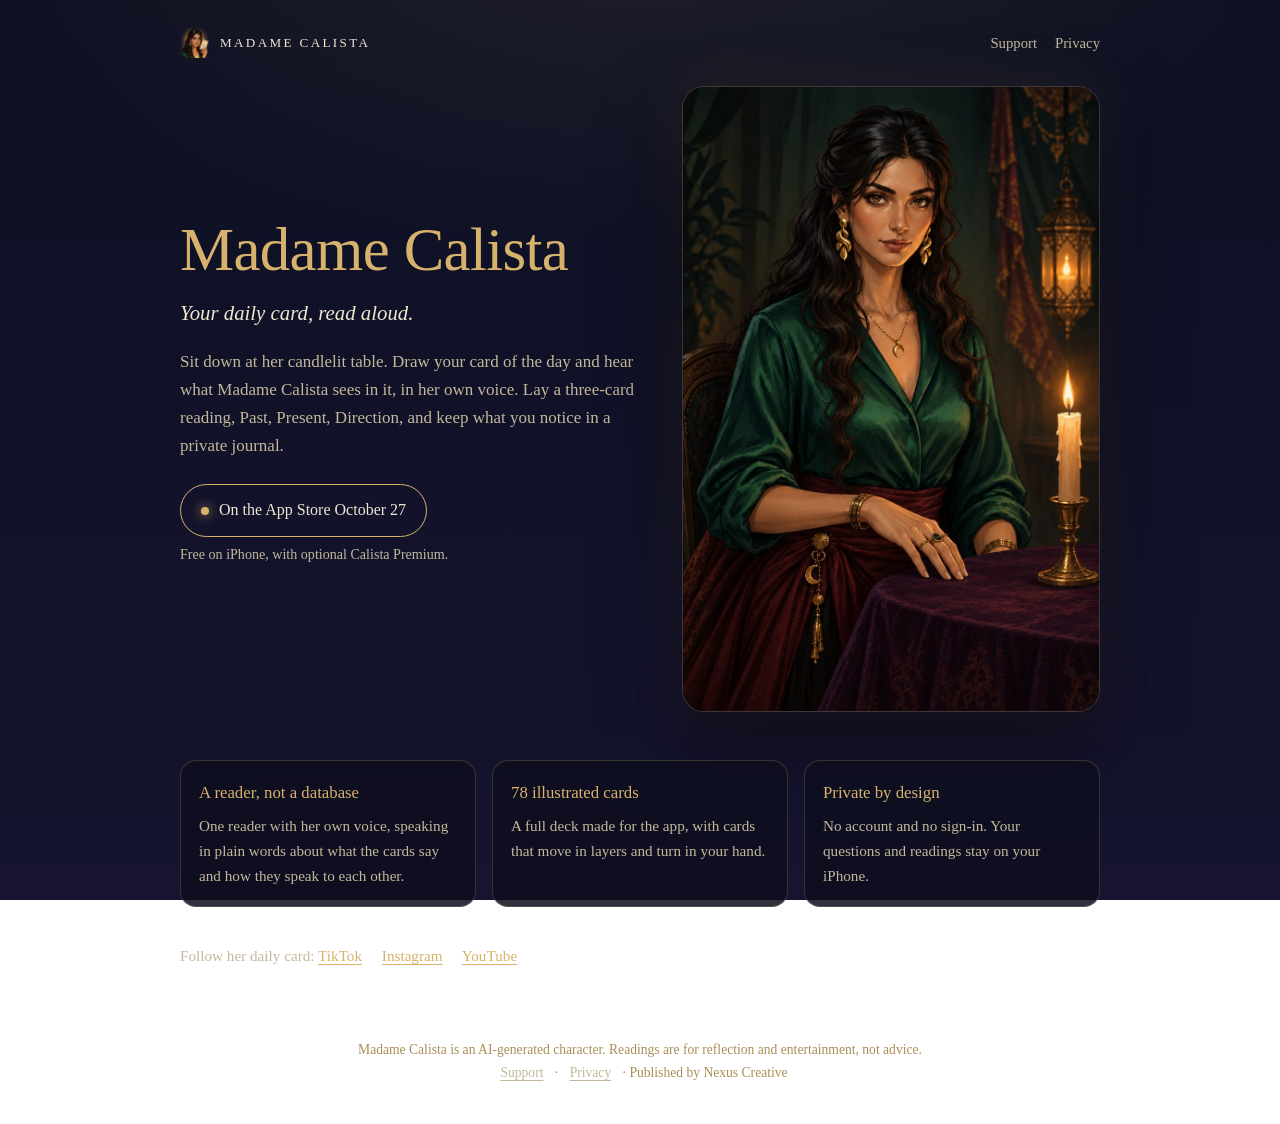
<file: index.html>
<!doctype html>
<html lang="en">
<head>
<meta charset="utf-8">
<meta name="viewport" content="width=device-width, initial-scale=1">
<title>Madame Calista: Tarot Reading</title>
<meta name="description" content="Madame Calista reads your daily tarot card aloud, in her own voice. A candlelit tarot app for iPhone, for reflection and entertainment.">
<link rel="icon" type="image/png" href="assets/favicon.png">
<link rel="apple-touch-icon" href="assets/apple-touch-icon.png">
<meta property="og:title" content="Madame Calista: Tarot Reading">
<meta property="og:description" content="Your daily card, read aloud.">
<meta property="og:image" content="https://madamecalista.com/assets/og.jpg">
<meta property="og:url" content="https://madamecalista.com/">
<meta name="twitter:card" content="summary_large_image">
<link rel="stylesheet" href="assets/site.css">
</head>
<body>
<div class="wrap">
  <nav>
    <a class="brand" href="/"><img src="assets/favicon.png" alt="">Madame Calista</a>
    <div class="links"><a href="support.html">Support</a><a href="privacy.html">Privacy</a></div>
  </nav>

  <section class="hero">
    <div>
      <h1>Madame Calista</h1>
      <p class="lede">Your daily card, read aloud.</p>
      <p>Sit down at her candlelit table. Draw your card of the day and hear what Madame Calista sees in it, in her own voice. Lay a three-card reading, Past, Present, Direction, and keep what you notice in a private journal.</p>
      <span class="cta"><span class="dot"></span>On the App Store October 27</span>
      <p class="note">Free on iPhone, with optional Calista Premium.</p>
    </div>
    <div class="portrait"><img src="assets/calista.jpg" alt="Madame Calista at her candlelit table" width="900" height="1350"></div>
  </section>

  <section class="features">
    <div><h3>A reader, not a database</h3><p>One reader with her own voice, speaking in plain words about what the cards say and how they speak to each other.</p></div>
    <div><h3>78 illustrated cards</h3><p>A full deck made for the app, with cards that move in layers and turn in your hand.</p></div>
    <div><h3>Private by design</h3><p>No account and no sign-in. Your questions and readings stay on your iPhone.</p></div>
  </section>

  <p class="social">Follow her daily card:
    <a href="https://www.tiktok.com/@madamecalistatarot">TikTok</a>
    <a href="https://www.instagram.com/madamecalistatarot/">Instagram</a>
    <a href="https://www.youtube.com/@madamecalistatarot">YouTube</a>
  </p>
</div>
<footer>
  Madame Calista is an AI-generated character. Readings are for reflection and entertainment, not advice.<br>
  <a href="support.html">Support</a> · <a href="privacy.html">Privacy</a> · Published by Nexus Creative
</footer>
</body>
</html>
</file>
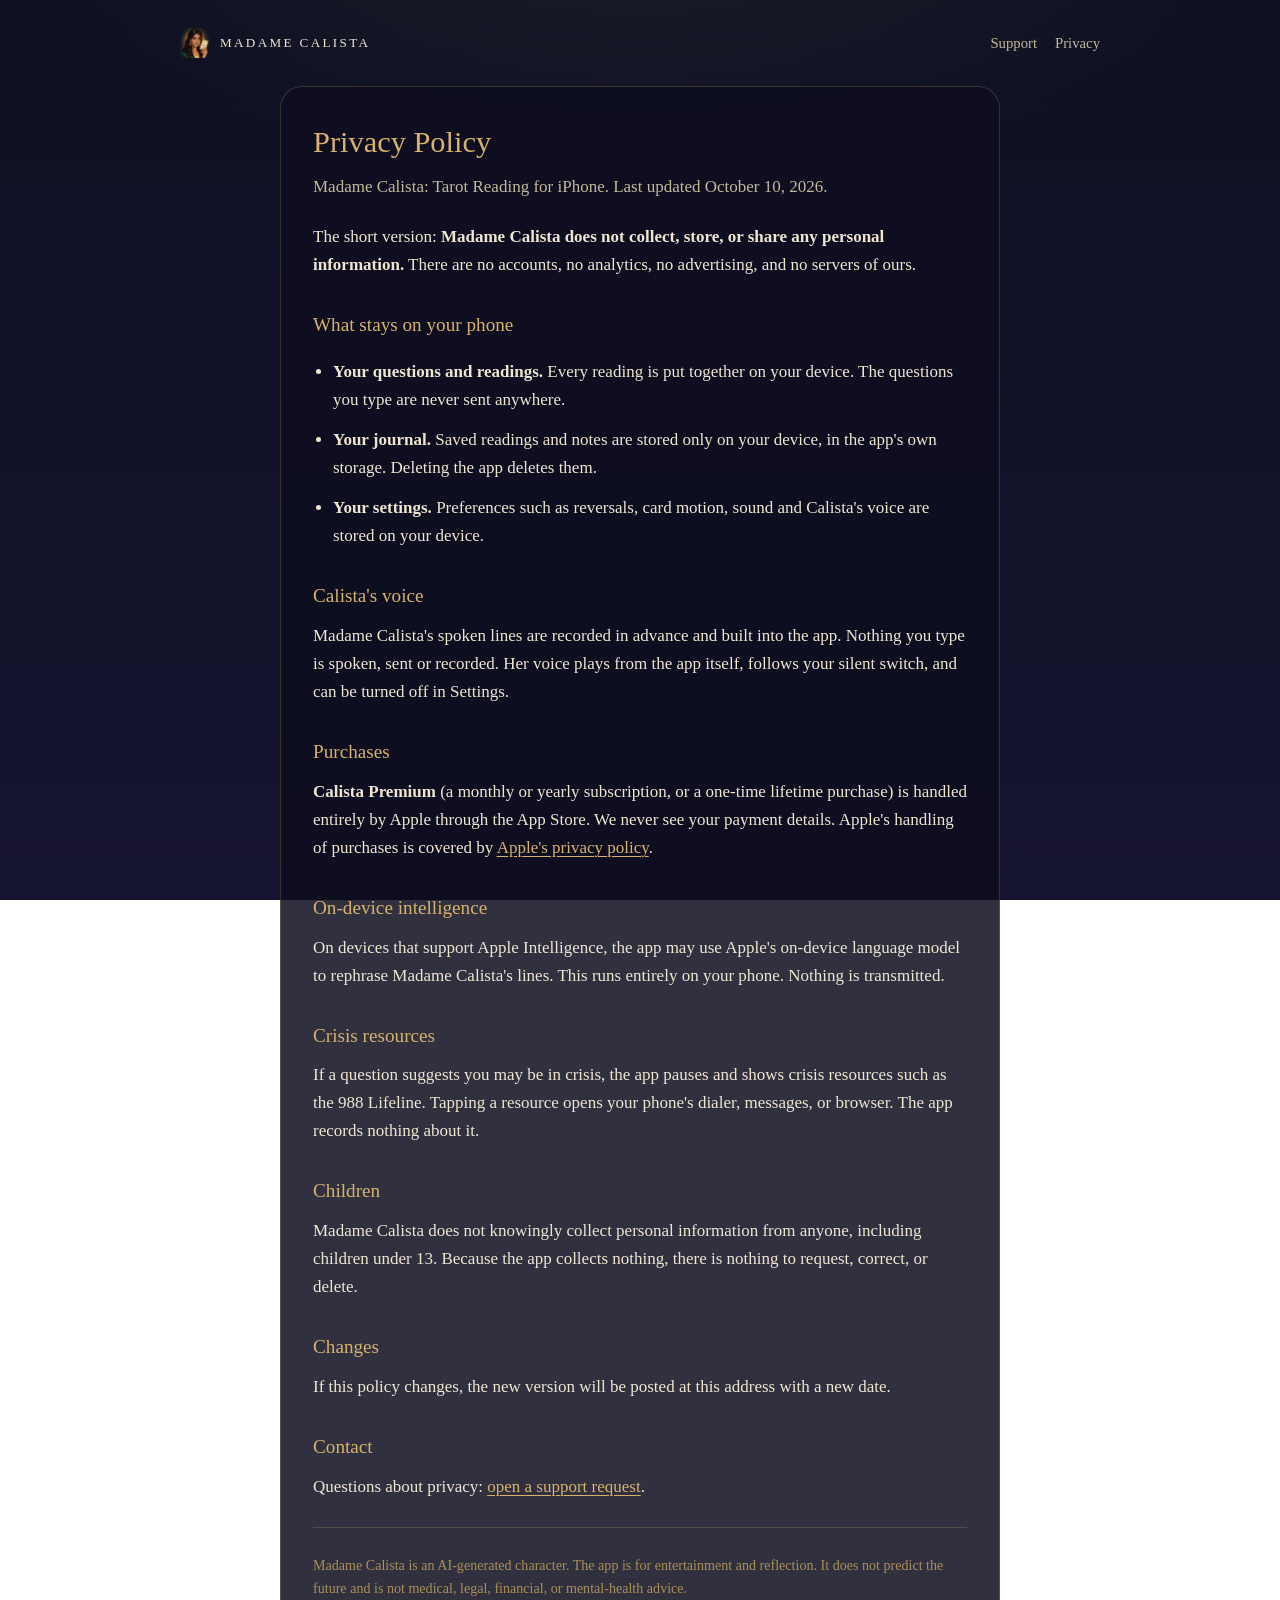
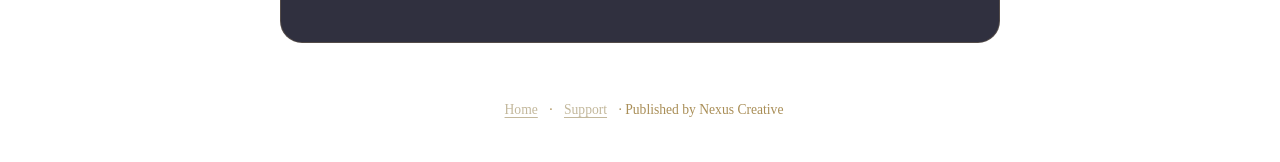
<file: privacy.html>
<!doctype html>
<html lang="en">
<head>
<meta charset="utf-8">
<meta name="viewport" content="width=device-width, initial-scale=1">
<title>Privacy Policy · Madame Calista</title>
<meta name="description" content="Privacy policy for Madame Calista: Tarot Reading. The app collects no personal data.">
<link rel="icon" type="image/png" href="assets/favicon.png">
<link rel="apple-touch-icon" href="assets/apple-touch-icon.png">
<link rel="stylesheet" href="assets/site.css">
</head>
<body>
<div class="wrap">
  <nav>
    <a class="brand" href="/"><img src="assets/favicon.png" alt="">Madame Calista</a>
    <div class="links"><a href="support.html">Support</a><a href="privacy.html">Privacy</a></div>
  </nav>
<main class="doc">
<h1>Privacy Policy</h1><p class="sub">Madame Calista: Tarot Reading for iPhone. Last updated October 10, 2026.</p>
<p>The short version: <strong>Madame Calista does not collect, store, or share any personal information.</strong> There are no accounts, no analytics, no advertising, and no servers of ours.</p>
<h2>What stays on your phone</h2>
<ul><li><strong>Your questions and readings.</strong> Every reading is put together on your device. The questions you type are never sent anywhere.</li>
<li><strong>Your journal.</strong> Saved readings and notes are stored only on your device, in the app's own storage. Deleting the app deletes them.</li>
<li><strong>Your settings.</strong> Preferences such as reversals, card motion, sound and Calista's voice are stored on your device.</li></ul>
<h2>Calista's voice</h2><p>Madame Calista's spoken lines are recorded in advance and built into the app. Nothing you type is spoken, sent or recorded. Her voice plays from the app itself, follows your silent switch, and can be turned off in Settings.</p>
<h2>Purchases</h2><p><strong>Calista Premium</strong> (a monthly or yearly subscription, or a one-time lifetime purchase) is handled entirely by Apple through the App Store. We never see your payment details. Apple's handling of purchases is covered by <a href="https://www.apple.com/legal/privacy/">Apple's privacy policy</a>.</p>
<h2>On-device intelligence</h2><p>On devices that support Apple Intelligence, the app may use Apple's on-device language model to rephrase Madame Calista's lines. This runs entirely on your phone. Nothing is transmitted.</p>
<h2>Crisis resources</h2><p>If a question suggests you may be in crisis, the app pauses and shows crisis resources such as the 988 Lifeline. Tapping a resource opens your phone's dialer, messages, or browser. The app records nothing about it.</p>
<h2>Children</h2><p>Madame Calista does not knowingly collect personal information from anyone, including children under 13. Because the app collects nothing, there is nothing to request, correct, or delete.</p>
<h2>Changes</h2><p>If this policy changes, the new version will be posted at this address with a new date.</p>
<h2>Contact</h2><p>Questions about privacy: <a href="https://github.com/jandy2000/nexus-app-pages/issues/new">open a support request</a>.</p>
<hr><p class="note">Madame Calista is an AI-generated character. The app is for entertainment and reflection. It does not predict the future and is not medical, legal, financial, or mental-health advice.</p>
</main>
</div>
<footer><a href="/">Home</a> · <a href="support.html">Support</a> · Published by Nexus Creative</footer>
</body>
</html>
</file>
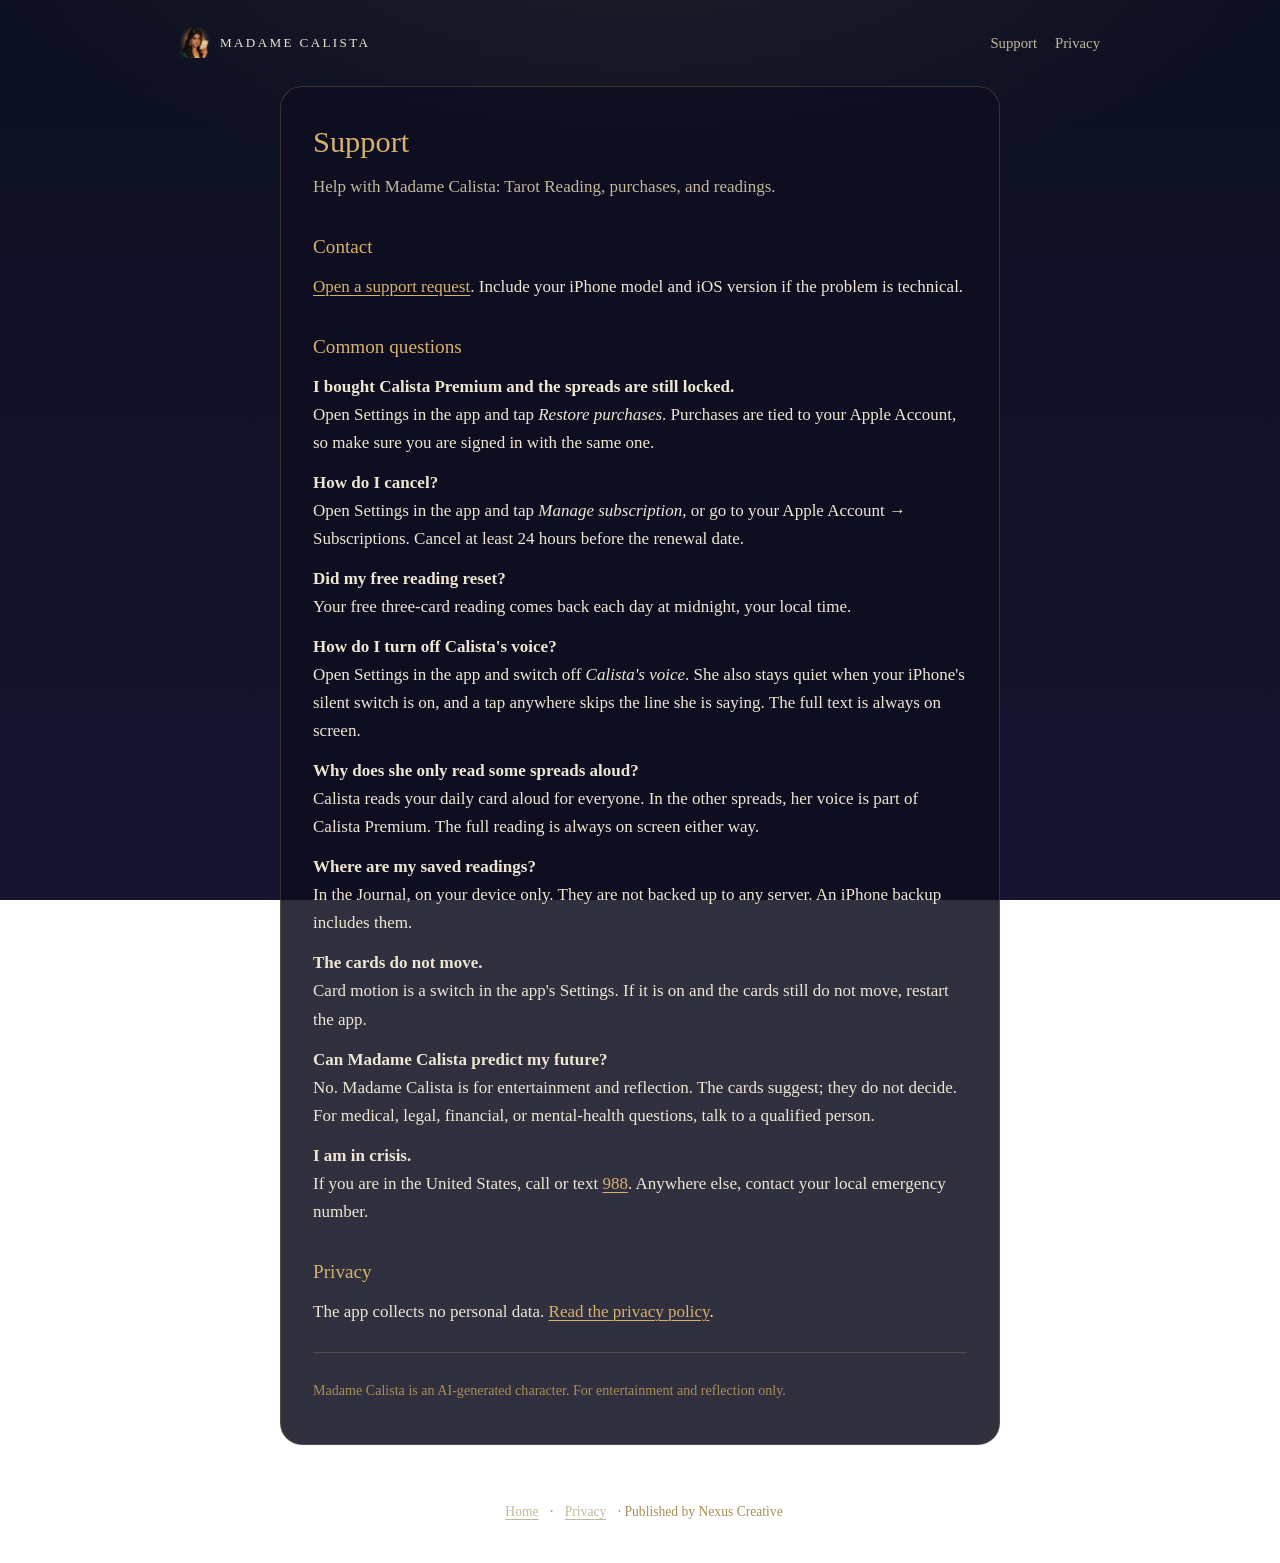
<file: support.html>
<!doctype html>
<html lang="en">
<head>
<meta charset="utf-8">
<meta name="viewport" content="width=device-width, initial-scale=1">
<title>Support · Madame Calista</title>
<meta name="description" content="Support and contact for Madame Calista: Tarot Reading.">
<link rel="icon" type="image/png" href="assets/favicon.png">
<link rel="apple-touch-icon" href="assets/apple-touch-icon.png">
<link rel="stylesheet" href="assets/site.css">
</head>
<body>
<div class="wrap">
  <nav>
    <a class="brand" href="/"><img src="assets/favicon.png" alt="">Madame Calista</a>
    <div class="links"><a href="support.html">Support</a><a href="privacy.html">Privacy</a></div>
  </nav>
<main class="doc">
<h1>Support</h1><p class="sub">Help with Madame Calista: Tarot Reading, purchases, and readings.</p>
<h2>Contact</h2><p><a href="https://github.com/jandy2000/nexus-app-pages/issues/new">Open a support request</a>. Include your iPhone model and iOS version if the problem is technical.</p>
<h2>Common questions</h2>
<p><strong>I bought Calista Premium and the spreads are still locked.</strong><br>Open Settings in the app and tap <em>Restore purchases</em>. Purchases are tied to your Apple Account, so make sure you are signed in with the same one.</p>
<p><strong>How do I cancel?</strong><br>Open Settings in the app and tap <em>Manage subscription</em>, or go to your Apple Account &rarr; Subscriptions. Cancel at least 24 hours before the renewal date.</p>
<p><strong>Did my free reading reset?</strong><br>Your free three-card reading comes back each day at midnight, your local time.</p>
<p><strong>How do I turn off Calista's voice?</strong><br>Open Settings in the app and switch off <em>Calista's voice</em>. She also stays quiet when your iPhone's silent switch is on, and a tap anywhere skips the line she is saying. The full text is always on screen.</p>
<p><strong>Why does she only read some spreads aloud?</strong><br>Calista reads your daily card aloud for everyone. In the other spreads, her voice is part of Calista Premium. The full reading is always on screen either way.</p>
<p><strong>Where are my saved readings?</strong><br>In the Journal, on your device only. They are not backed up to any server. An iPhone backup includes them.</p>
<p><strong>The cards do not move.</strong><br>Card motion is a switch in the app's Settings. If it is on and the cards still do not move, restart the app.</p>
<p><strong>Can Madame Calista predict my future?</strong><br>No. Madame Calista is for entertainment and reflection. The cards suggest; they do not decide. For medical, legal, financial, or mental-health questions, talk to a qualified person.</p>
<p><strong>I am in crisis.</strong><br>If you are in the United States, call or text <a href="tel:988">988</a>. Anywhere else, contact your local emergency number.</p>
<h2>Privacy</h2><p>The app collects no personal data. <a href="privacy.html">Read the privacy policy</a>.</p>
<hr><p class="note">Madame Calista is an AI-generated character. For entertainment and reflection only.</p>
</main>
</div>
<footer><a href="/">Home</a> · <a href="privacy.html">Privacy</a> · Published by Nexus Creative</footer>
</body>
</html>
</file>
<file: assets/site.css>
:root{
  --bg-top:#0d1022; --bg-bot:#161430; --card:rgba(14,15,32,.86);
  --ink:#efe6d2; --muted:#c3b89c; --gold:#d6b26c; --gold-dim:#a98e57;
  --line:rgba(214,178,108,.22);
}
*{box-sizing:border-box}
html{-webkit-text-size-adjust:100%}
body{margin:0;color:var(--ink);
  font:17px/1.65 ui-serif,"New York",Georgia,"Times New Roman",serif;
  background:radial-gradient(1200px 600px at 50% -10%,rgba(214,178,108,.10),transparent 60%),
             linear-gradient(180deg,var(--bg-top),var(--bg-bot)) fixed;
  min-height:100vh}
a{color:var(--gold);text-decoration-thickness:1px;text-underline-offset:3px}
a:hover{color:#ecd08f}
.wrap{max-width:960px;margin:0 auto;padding:28px 20px 56px}
nav{display:flex;justify-content:space-between;align-items:center;gap:16px;margin-bottom:28px}
nav .brand{display:flex;align-items:center;gap:10px;color:var(--ink);text-decoration:none;letter-spacing:.18em;font-size:.82rem;text-transform:uppercase}
nav .brand img{width:30px;height:30px;border-radius:7px}
nav .links a{margin-left:18px;font-size:.92rem;color:var(--muted);text-decoration:none}
nav .links a:hover{color:var(--gold)}

/* Landing */
.hero{display:grid;grid-template-columns:1.05fr .95fr;gap:40px;align-items:center}
.hero h1{font-size:clamp(2.4rem,5.6vw,3.8rem);line-height:1.05;margin:0 0 14px;font-weight:500;color:var(--gold);letter-spacing:-.01em}
.hero .lede{font-style:italic;font-size:1.3rem;color:var(--ink);margin:0 0 18px}
.hero p{color:var(--muted);margin:0 0 14px}
.portrait{border-radius:22px;overflow:hidden;border:1px solid var(--line);box-shadow:0 30px 80px rgba(0,0,0,.55),0 0 60px rgba(214,178,108,.10)}
.portrait img{display:block;width:100%;height:auto}
.cta{display:inline-flex;align-items:center;gap:10px;margin:10px 0 6px;padding:12px 20px;border-radius:999px;
  border:1px solid var(--gold);color:var(--ink);text-decoration:none;font-size:1rem}
.cta .dot{width:8px;height:8px;border-radius:50%;background:var(--gold);box-shadow:0 0 12px var(--gold)}
.note{font-size:.88rem;color:var(--gold-dim)}
.features{display:grid;grid-template-columns:repeat(3,1fr);gap:16px;margin:48px 0 8px}
.features div{background:var(--card);border:1px solid var(--line);border-radius:16px;padding:18px 18px 8px}
.features h3{margin:0 0 6px;font-weight:500;color:var(--gold);font-size:1.05rem}
.features p{margin:0 0 10px;color:var(--muted);font-size:.95rem}
.social{margin-top:36px;color:var(--muted);font-size:.95rem}
.social a{margin-right:16px}

/* Document pages */
main.doc{max-width:720px;margin:0 auto;background:var(--card);border:1px solid var(--line);border-radius:22px;padding:30px 32px}
main.doc h1{font-size:1.9rem;margin:0 0 6px;font-weight:500;color:var(--gold)}
main.doc .sub{color:var(--muted);margin:0 0 22px}
main.doc h2{font-size:1.2rem;margin:30px 0 10px;font-weight:500;color:var(--gold)}
main.doc p,main.doc li{margin:0 0 12px}
main.doc ul{padding-left:20px}
hr{border:0;border-top:1px solid var(--line);margin:26px 0}
footer{max-width:960px;margin:0 auto;padding:0 20px 40px;color:var(--gold-dim);font-size:.85rem;text-align:center}
footer a{color:var(--muted);margin:0 8px}

@media (max-width:760px){
  .hero{grid-template-columns:1fr;gap:26px}
  .hero .portrait{order:-1;max-width:420px;margin:0 auto}
  .features{grid-template-columns:1fr}
  nav .links a{margin-left:12px}
  main.doc{padding:24px 20px}
}
</file>
